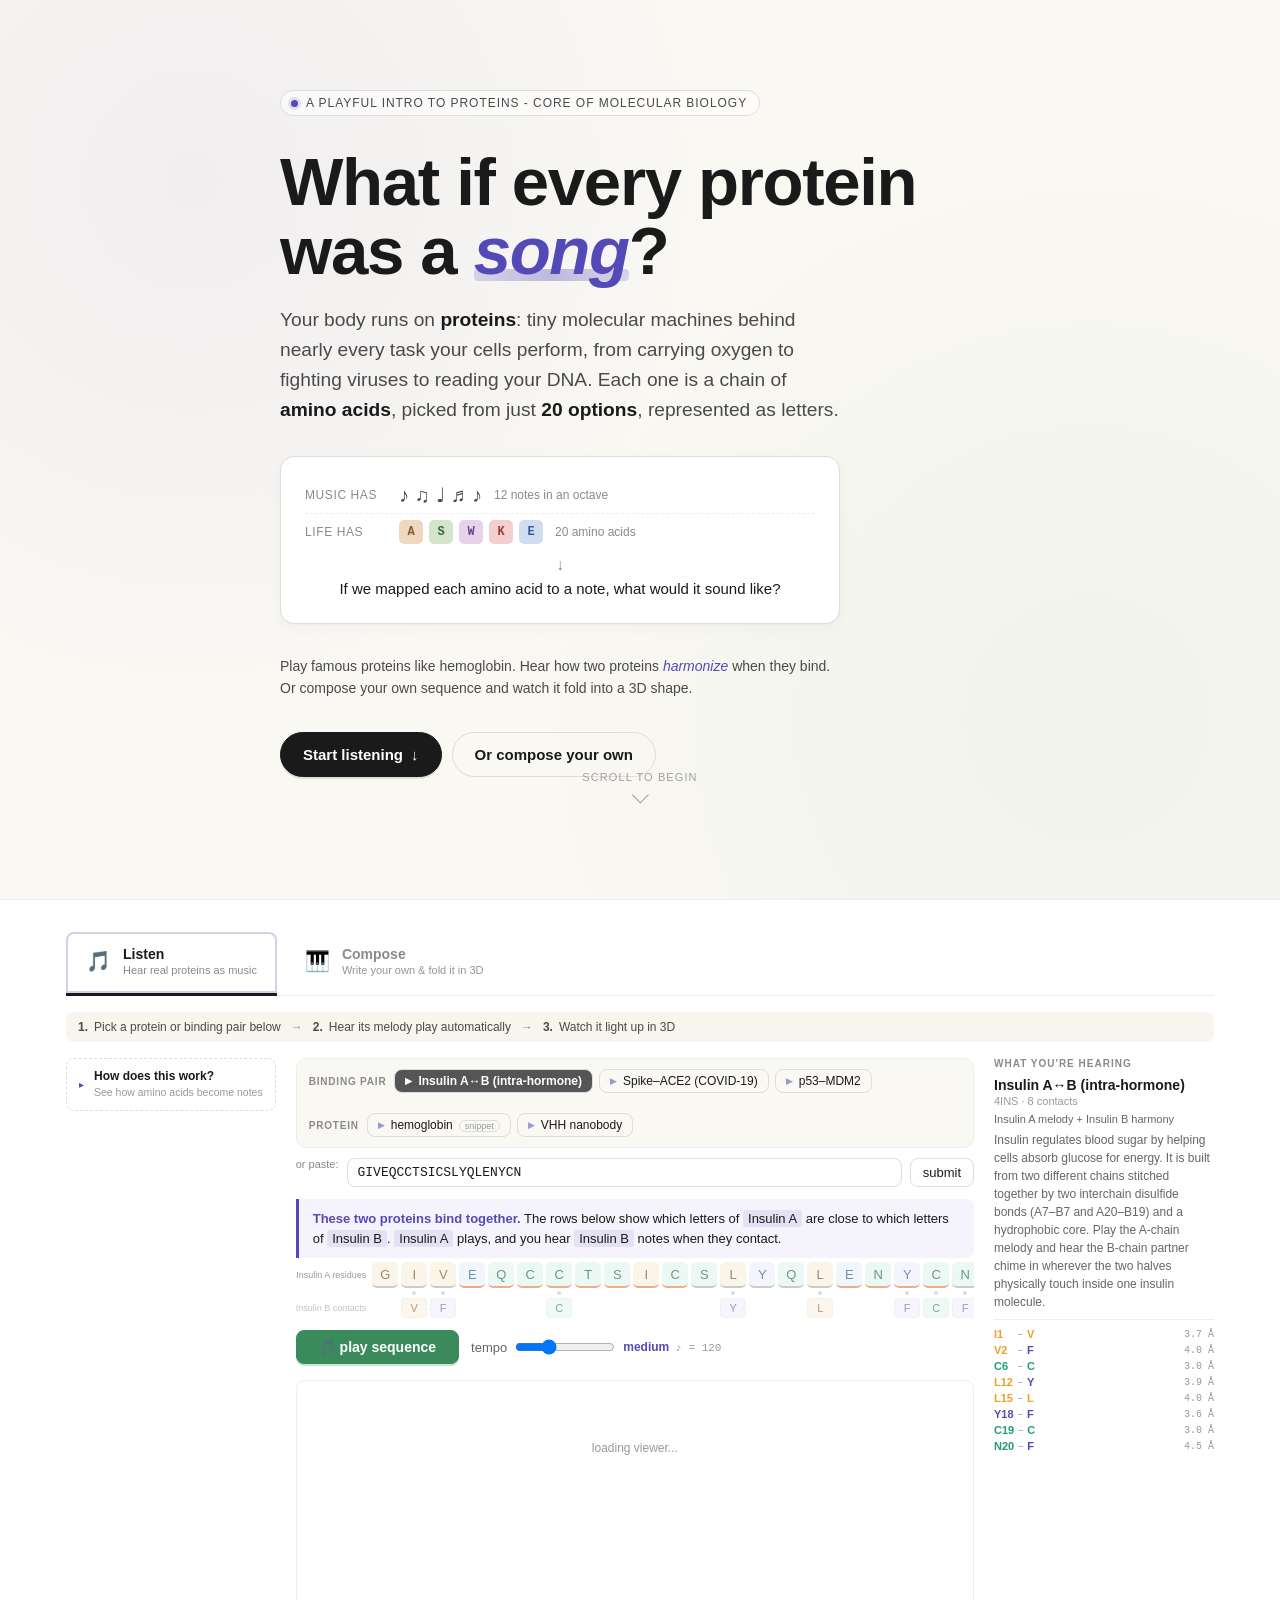
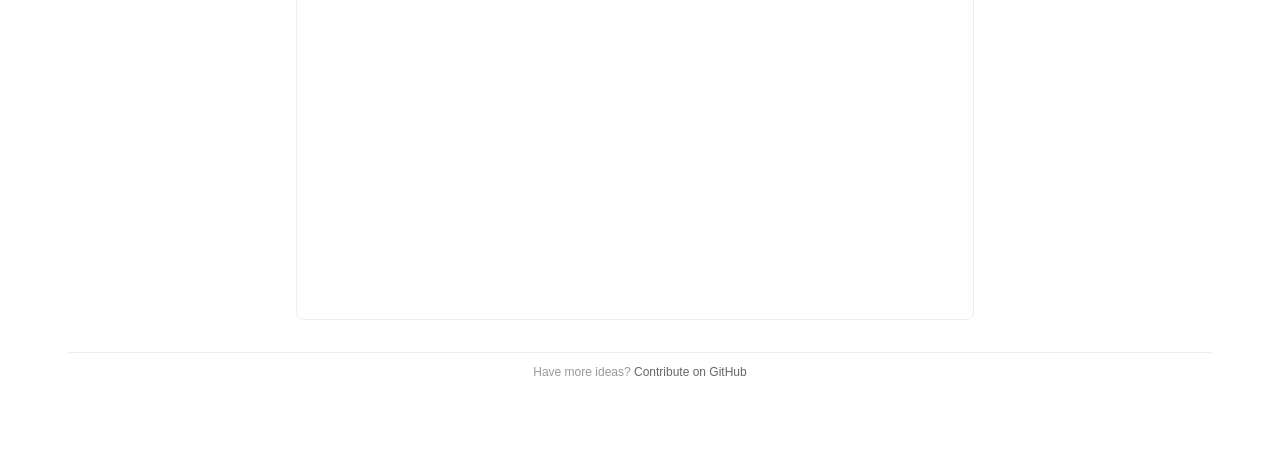
<file: index.html>
<!DOCTYPE html>
<html lang="en">
<head>
<meta charset="UTF-8"/>
<meta name="viewport" content="width=device-width, initial-scale=1.0"/>
<title>Protein Piano: play and hear any protein sequence as music</title>
<meta name="description" content="Turn any protein amino acid sequence into music. The protein piano maps all 20 amino acids to notes so you can play, compose, and hear what proteins sound like."/>
<meta property="og:title" content="Protein Piano: play and hear any protein sequence as music"/>
<meta property="og:description" content="Turn any protein amino acid sequence into music. Maps all 20 amino acids to notes so you can play, compose, and hear what proteins sound like."/>
<meta property="og:type" content="website"/>
<meta name="twitter:card" content="summary"/>
<meta name="twitter:title" content="Protein Piano: play and hear any protein sequence as music"/>
<meta name="twitter:description" content="Turn any protein amino acid sequence into music. Maps all 20 amino acids to notes so you can play, compose, and hear what proteins sound like."/>
<link rel="icon" type="image/svg+xml" href="favicon.svg"/>
<link rel="apple-touch-icon" href="apple-touch-icon.svg"/>
<link rel="stylesheet" href="styles.css"/>
<link rel="stylesheet" href="hero.css"/>
<script src="https://3Dmol.org/build/3Dmol-min.js" defer></script>
<script>
/* v2: don't request Web MIDI at all. Keeps the console quiet AND avoids the
   browser permission surface for users who don't have a MIDI keyboard.
   (The app will still accept MIDI if the user explicitly enables it elsewhere,
   but by default we short-circuit with an empty access object.) */
(function() {
  if (!navigator.requestMIDIAccess) return;
  navigator.requestMIDIAccess = function() {
    return Promise.resolve({ inputs: new Map(), outputs: new Map(), onstatechange: null });
  };
})();
</script>
</head>
<body>

<!-- ─────────────────────────────  HERO  ───────────────────────────── -->
<section class="hero" id="hero">
  <div class="hero-inner">
    <div class="hero-eyebrow">
      <span class="hero-dot"></span>
      A playful intro to proteins - core of molecular biology
    </div>

    <h1 class="hero-title">
      What if every protein <br/>
      was a <span class="hero-accent">song</span>?
    </h1>

    <p class="hero-lede">
      Your body runs on <strong>proteins</strong>: tiny molecular machines
      behind nearly every task your cells perform, from carrying oxygen to
      fighting viruses to reading your DNA. Each one is a chain of
      <strong>amino acids</strong>, picked from just
      <strong>20 options</strong>, represented as letters.
    </p>

    <div class="hero-analogy">
      <div class="hero-analogy-row">
        <span class="hero-analogy-label">Music has</span>
        <span class="hero-notes">
          <span>♪</span><span>♫</span><span>♩</span><span>♬</span><span>♪</span>
          <em>12 notes in an octave</em>
        </span>
      </div>
      <div class="hero-analogy-row">
        <span class="hero-analogy-label">Life has</span>
        <span class="hero-aas">
          <span style="background:#EFD8C0;color:#8B5A2B">A</span>
          <span style="background:#D5E5CC;color:#3A6B35">S</span>
          <span style="background:#E6D3EA;color:#6B3F8E">W</span>
          <span style="background:#F4CFCF;color:#A03838">K</span>
          <span style="background:#D0DCEF;color:#355A8C">E</span>
          <em>20 amino acids</em>
        </span>
      </div>
      <div class="hero-arrow">↓</div>
      <p class="hero-analogy-punch">
        If we mapped each amino acid to a note,
        what would it sound like?
      </p>
    </div>

    <p class="hero-sub">
      Play famous proteins like hemoglobin. Hear how two proteins
      <em>harmonize</em> when they bind. Or compose your own sequence and
      watch it fold into a 3D shape.
    </p>

    <div class="hero-cta-row">
      <button class="hero-cta" onclick="scrollToApp()">
        <span>Start listening</span>
        <span class="hero-cta-arrow">↓</span>
      </button>
      <button class="hero-cta hero-cta-alt" onclick="scrollToApp('compose')">
        <span>Or compose your own</span>
      </button>
    </div>

    <div class="hero-scroll-hint" onclick="scrollToApp()">
      <span>scroll to begin</span>
      <div class="hero-scroll-chevron"></div>
    </div>
  </div>
</section>

<!-- ─────────────────────────────  APP  ───────────────────────────── -->
<main class="app-wrap" id="app">

  <!-- Mode switcher (replaces the old in-controls 'compose mode' button) -->
  <nav class="mode-tabs" role="tablist" aria-label="Mode">
    <button class="mode-tab active" id="tabListen" role="tab" aria-selected="true" onclick="switchTab('listen')">
      <span class="mode-tab-icon">🎵</span>
      <span class="mode-tab-label">
        <span class="mode-tab-title">Listen</span>
        <span class="mode-tab-sub">Hear real proteins as music</span>
      </span>
    </button>
    <button class="mode-tab" id="tabCompose" role="tab" aria-selected="false" onclick="switchTab('compose')">
      <span class="mode-tab-icon">🎹</span>
      <span class="mode-tab-label">
        <span class="mode-tab-title">Compose</span>
        <span class="mode-tab-sub">Write your own &amp; fold it in 3D</span>
      </span>
    </button>
  </nav>

  <!-- Per-mode helper strip -->
  <div class="mode-help" id="modeHelp">
    <span class="mode-help-step"><b>1.</b> Pick a protein below</span>
    <span class="mode-help-sep">→</span>
    <span class="mode-help-step"><b>2.</b> Press <kbd>play sequence</kbd></span>
    <span class="mode-help-sep">→</span>
    <span class="mode-help-step"><b>3.</b> Watch it light up in 3D</span>
  </div>

<div class="pmp">
<!-- LEFT: mapping panel (collapsed by default for non-expert users) -->
<div class="mapping-panel mapping-panel-collapsed" id="mappingPanel">
  <button class="mapping-disclosure" id="mappingDisclosure" onclick="toggleMappingPanel()" aria-expanded="false">
    <span class="mapping-disclosure-icon">▸</span>
    <span class="mapping-disclosure-label">
      <span class="mapping-disclosure-title">How does this work?</span>
      <span class="mapping-disclosure-sub">See how amino acids become notes</span>
    </span>
  </button>
  <div class="mapping-panel-content" id="mappingPanelContent">
    <div class="panel-label">Key mapping</div>
    <div class="presets" id="mappingBtns"></div>
    <p style="font-size:11px;color:var(--color-text-tertiary);margin:2px 0 8px;font-style:italic">Note assignments are an artistic choice; no physical law links amino acids to musical pitches.</p>
    <div class="legend" id="legend"></div>
    <div class="detail-toggle" id="detailToggle" onclick="toggleDetails()">show all 20 mappings</div>
    <div id="panelRef" style="display:none"></div>
  </div>
</div>

<!-- CENTER: main panel -->
<div class="main-panel">

  <!-- LISTEN-mode pickers (shown in listen mode) -->
  <div class="listen-pickers" id="listenPickers">
    <div id="harmonyWrap" class="examples-group">
      <span class="examples-label">binding pair</span>
      <div class="presets" id="harmonyBtns"></div>
    </div>
    <div class="examples-group">
      <span class="examples-label">protein</span>
      <div class="presets" id="presets"></div>
    </div>
  </div>

  <div class="seq-input-row" id="seqInputRow">
    <span class="seq-input-hint">or paste:</span>
    <input type="text" id="seqInput" placeholder="e.g. MVHLTPEEKSAVTALWGKVNV..." maxlength="300" oninput="onSeqInput()" onkeydown="if(event.key==='Enter')loadAndPlay()"/>
    <button type="button" onclick="loadAndPlay()">submit</button>
  </div>

  <div id="bindingCaption" class="binding-caption" style="display:none"></div>

  <div class="seq-mel-wrap">
    <div class="seq-row-labels" id="seqRowLabels"></div>
    <div class="seq-mel" id="seqMel"></div>
  </div>

  <div class="controls">
    <button class="play-btn" id="playBtn" onclick="togglePlay()">🎵 play sequence</button>
    <!-- Original compose-mode button retained but hidden; tabs now control mode -->
    <button class="compose-btn" id="composeBtn" onclick="toggleCompose()" style="display:none">🎹 compose mode</button>
    <div class="tempo-row">
      <span>tempo</span>
      <input type="range" min="40" max="300" value="120" step="1" id="tempoSlider" style="width:100px" oninput="onTempoChange(this.value)"/>
      <span id="tempoOut" class="tempo-out" style="min-width:96px;font-weight:500;color:var(--color-text-primary)"><span class="tempo-word">medium</span> <span class="tempo-num">♪ = 120</span></span>
    </div>
  </div>

  <!-- Compose toolbar: revealed only after the first keypress (see body.has-compose-seq) -->
  <div class="compose-bar" id="composeBar" style="display:none">
    <span class="compose-label">composing</span>
    <span class="compose-count" id="composeCount">0 aa</span>
    <button class="compose-action compose-clear" onclick="clearCompose()">clear</button>
    <button class="compose-action" id="composePlayBtn" onclick="togglePlay()" disabled>▶ play</button>
    <button class="compose-action compose-back" id="backComposeBtn" onclick="backToComposing()" style="display:none">← back to composing</button>
    <button class="compose-fold" id="foldBtn" onclick="foldSequence()" disabled style="margin-left:auto">fold it!</button>
  </div>

  <!-- COMPOSE empty-state: visible before any keys pressed in compose mode -->
  <div class="compose-empty" id="composeEmpty" style="display:none">
    <div class="compose-empty-title">Compose a protein, note by note</div>
    <div class="compose-empty-body">
      <div class="compose-empty-step">
        <span class="compose-empty-num">1</span>
        <span><b>Press keys on the piano</b> (or your computer keyboard).
          Each key is an amino acid.</span>
      </div>
      <div class="compose-empty-step">
        <span class="compose-empty-num">2</span>
        <span><b>Follow the glowing keys</b> if you like: they suggest letters
          that are statistically likely to come next in real proteins.</span>
      </div>
      <div class="compose-empty-step">
        <span class="compose-empty-num">3</span>
        <span><b>Once you have 20+ letters</b>, hit <kbd>fold it!</kbd> to
          predict a 3D shape with an AI model (ESMFold).</span>
      </div>
    </div>
  </div>

  <div class="piano-area">
    <div class="compose-seq" id="composeSeq"></div>
    <div class="key-tooltip" id="keyTooltip"></div>
    <div class="piano-scroll"><div class="piano-wrap" id="pianoWrap"></div></div>
  </div>
  <div class="center-viewer" id="centerViewer"></div>
  <div class="kb-hint" id="kbHint"></div>
  <div class="aa-display" id="aaDisplay"></div>
  <span id="midiStatus" style="display:none;position:absolute;top:8px;right:12px;font-size:12px;color:var(--color-text-secondary);pointer-events:none"></span>
</div>

<!-- RIGHT: info panel -->
<div class="info-panel" id="infoPanel">
  <div class="panel-label">What you're hearing</div>
  <div id="infoPanelContent">
    <div class="info-panel-placeholder">Pick a protein to hear its melody.</div>
  </div>
</div>
</div>

<p class="footer-blurb">Have more ideas? <a href="https://github.com/tlingf/amino-acid-to-song" target="_blank" rel="noopener">Contribute on GitHub</a></p>
</main>

<script src="aa_mapping.js"></script>
<script src="aa_structures.js"></script>
<script src="aa_bigrams.js"></script>
<script src="pdb_data.js"></script>
<script src="player.js"></script>
<script src="shell.js"></script>
</body>
</html>
</file>
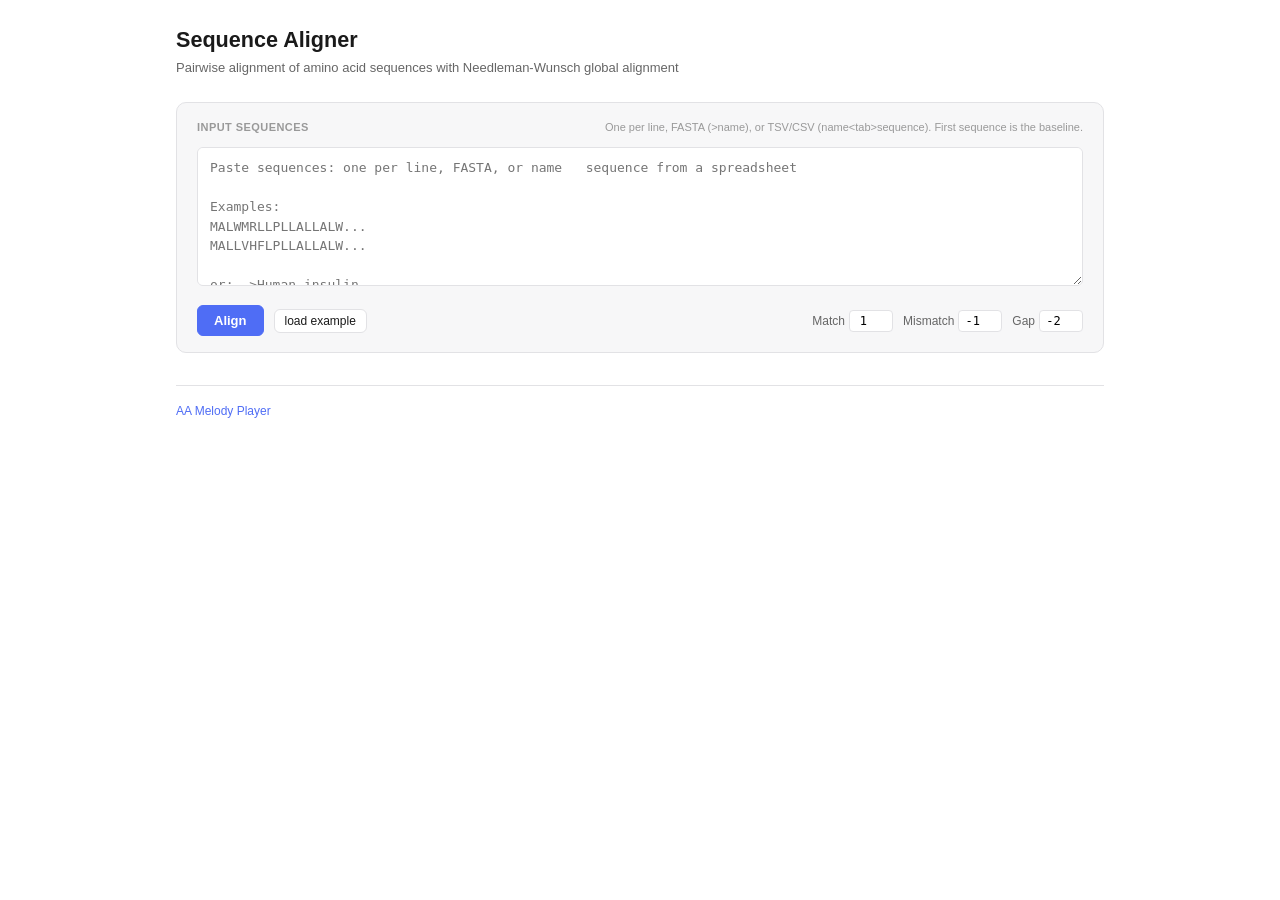
<file: align.html>
<!DOCTYPE html>
<html lang="en">
<head>
<meta charset="UTF-8"/>
<meta name="viewport" content="width=device-width, initial-scale=1.0"/>
<title>Sequence Aligner</title>
<link rel="stylesheet" href="align.css"/>
</head>
<body>
<header>
  <h1>Sequence Aligner</h1>
  <p class="subtitle">Pairwise alignment of amino acid sequences with Needleman-Wunsch global alignment</p>
</header>

<main>
  <section class="input-section">
    <div class="input-header">
      <span class="section-label">Input Sequences</span>
      <span class="section-hint">One per line, FASTA (&gt;name), or TSV/CSV (name&lt;tab&gt;sequence). First sequence is the baseline.</span>
    </div>
    <textarea id="seqInput" class="seq-textarea" rows="6" placeholder="Paste sequences: one per line, FASTA, or name&#9;sequence from a spreadsheet&#10;&#10;Examples:&#10;MALWMRLLPLLALLALW...&#10;MALLVHFLPLLALLALW...&#10;&#10;or:  >Human insulin&#10;     MALWMRLLPLLALLALW..."></textarea>
    <div class="action-row">
      <button class="btn btn-primary" id="alignBtn">Align</button>
      <button class="btn btn-sm" id="exampleBtn">load example</button>
      <div class="scoring-controls">
        <label>Match <input type="number" id="matchScore" value="1" min="0" max="10" step="1"/></label>
        <label>Mismatch <input type="number" id="mismatchScore" value="-1" min="-10" max="0" step="1"/></label>
        <label>Gap <input type="number" id="gapScore" value="-2" min="-10" max="0" step="1"/></label>
      </div>
    </div>
  </section>

  <section class="results-section" id="results" style="display:none">
    <div class="results-header">
      <span class="section-label">Results</span>
      <span class="section-hint">Seq 1 is the baseline</span>
      <div class="view-toggle">
        <button data-mode="full" class="active" onclick="setViewMode('full')">Full</button>
        <button data-mode="compact" onclick="setViewMode('compact')">Compact</button>
      </div>
    </div>
    <div id="lengths" class="lengths-bar"></div>
    <div id="statsGrid"></div>
    <div id="alignments"></div>
  </section>
</main>

<footer>
  <a href="index.html">AA Melody Player</a>
</footer>

<script src="align.js"></script>
</body>
</html>
</file>
<file: styles.css>
:root {
  --font-sans: -apple-system, BlinkMacSystemFont, 'Segoe UI', Roboto, sans-serif;
  --font-mono: 'SF Mono', 'Fira Code', 'Fira Mono', 'Roboto Mono', monospace;
  --color-text-primary: #1a1a1a;
  --color-text-secondary: #666;
  --color-text-tertiary: #999;
  --color-background-primary: #fff;
  --color-background-secondary: #f5f5f5;
  --color-border-primary: #1a1a1a;
  --color-border-secondary: #ddd;
  --color-border-tertiary: #eee;
  --border-radius-md: 8px;
}

* { box-sizing: border-box; margin: 0; padding: 0 }

body {
  font-family: var(--font-sans);
  max-width: 1100px;
  margin: 0.75rem auto;
  padding: 0 0.5rem;
  background: var(--color-background-primary);
  color: var(--color-text-primary);
}
body.compose-active .piano-area {
  background: #f4f0ff;
  border-radius: 8px;
  padding: 6px;
  margin: -6px;
}
body.compose-active .compose-bar {
  background: #eee8ff;
}

h1 { font-size: 1.6rem; font-weight: 600; margin-bottom: 0.25rem }
.h1-sub { font-size: 1.05rem; font-weight: 400; color: var(--color-text-secondary); margin-left: 0.5rem }
.blurb { font-size: 15px; color: var(--color-text-secondary); line-height: 1.5; margin-bottom: 0.25rem; max-width: 600px }
.blurb-accent { color: #6b7fa3 }

/* Layout */
.pmp { padding: 0.5rem 0; font-family: var(--font-sans); display: flex; gap: 20px }
.mapping-panel { flex-shrink: 0; width: 160px; overflow-y: auto; max-height: calc(100vh - 3rem) }
.mapping-panel .presets { flex-direction: column }
.main-panel { flex: 1; min-width: 0 }

/* Presets */
.presets { display: flex; gap: 6px; flex-wrap: wrap; margin-bottom: 0.5rem }
.presets button { font-size: 12px; padding: 4px 10px; border-radius: var(--border-radius-md); border: 0.5px solid var(--color-border-secondary); background: transparent; color: var(--color-text-primary); cursor: pointer }
.presets button.active { background: #555; color: #fff; font-weight: 600 }
.presets button .map-name { display: block }
.presets button .map-sub { display: block; font-size: 10px; font-weight: 400; color: var(--color-text-tertiary); margin-top: 1px }
.presets button.active .map-sub { color: #ddd }
.snippet-badge { display: inline-block; margin-left: 6px; padding: 0 5px; font-size: 9px; font-weight: 500; color: var(--color-text-tertiary); border: 0.5px solid var(--color-border-secondary); border-radius: 6px; vertical-align: middle }
.presets button.active .snippet-badge { color: #ddd; border-color: #888 }
.examples-row { display: flex; gap: 16px; flex-wrap: wrap; align-items: center; margin-bottom: 0.5rem }
.examples-group { display: flex; gap: 8px; align-items: center; flex-wrap: wrap }
.examples-group .presets { margin-bottom: 0 }
.examples-label { font-size: 11px; color: var(--color-text-tertiary); white-space: nowrap }

/* Sequence input */
.seq-input-row { display: flex; gap: 8px; margin-bottom: 0.75rem }
.seq-input-row input { flex: 1; padding: 6px 10px; font-size: 13px; border: 0.5px solid var(--color-border-secondary); border-radius: var(--border-radius-md); background: var(--color-background-primary); color: var(--color-text-primary); font-family: var(--font-mono) }
.seq-input-row button { padding: 6px 12px; border-radius: var(--border-radius-md); border: 0.5px solid var(--color-border-secondary); background: transparent; color: var(--color-text-primary); cursor: pointer; font-size: 13px }

/* Sequence + melody visualization */
.binding-caption { font-size: 11px; color: var(--color-text-secondary); margin-bottom: 4px; padding: 3px 8px; background: #f5f3ff; border-left: 2px solid #534AB7; border-radius: 3px }
.binding-caption strong { color: #534AB7; font-weight: 600 }
.seq-mel-wrap { display: flex; min-width: 0; flex: 1 }
.seq-row-labels { flex-shrink: 0; display: flex; flex-direction: column; align-items: flex-end; gap: 2px; padding-right: 6px; font-size: 9px; color: var(--color-text-tertiary); line-height: 1 }
.seq-row-labels:empty { display: none }
.seq-row-label { height: 26px; display: flex; align-items: center; white-space: nowrap }
.seq-row-label-partner { height: 20px; display: flex; align-items: center; white-space: nowrap; opacity: 0.6 }
.seq-row-label-dot { height: 6px }
.seq-mel { display: flex; flex-wrap: nowrap; gap: 3px; overflow-x: auto; padding-bottom: 4px; min-width: 0; flex: 1 }
.seq-unit { display: flex; flex-direction: column; align-items: center; gap: 2px; width: 26px; flex-shrink: 0 }
.aa-badge { display: inline-flex; align-items: center; justify-content: center; width: 26px; height: 26px; border-radius: 5px; font-size: 13px; font-weight: 500; cursor: default; opacity: 0.6; transition: transform 0.1s, opacity 0.1s }
.aa-badge.active { transform: scale(1.35); opacity: 1; box-shadow: 0 0 0 2px var(--color-border-primary) }
.aa-badge.hydrophobic { border-bottom: 2.5px solid rgba(100, 140, 180, 0.55) }
.aa-badge.hydrophobic.active { border-bottom-color: rgba(100, 140, 180, 0.85) }

/* Controls */
.controls { display: flex; align-items: center; gap: 12px; margin: 0.5rem 0 1rem; flex-wrap: wrap }
.play-btn { padding: 6px 18px; border-radius: var(--border-radius-md); border: 1px solid #3a8a5c; background: #3a8a5c; color: #fff; cursor: pointer; font-size: 14px; font-weight: 600 }
.play-btn:hover { opacity: 0.85 }
.tempo-row { display: flex; align-items: center; gap: 8px; font-size: 13px; color: var(--color-text-secondary) }
.info-bar { padding: 8px 12px; border: 0.5px solid var(--color-border-tertiary); border-radius: var(--border-radius-md); font-size: 13px; color: var(--color-text-secondary); min-height: 36px; display: flex; align-items: center; gap: 8px; margin-bottom: 0.75rem }

/* Melody bars */
.mbar { width: 26px; border-radius: 2px 2px 0 0; opacity: 0.3; cursor: pointer; transition: opacity 0.08s }
.mbar.active { opacity: 1 }
.mbar:hover { opacity: 0.65 }

/* Piano */
.piano-area { position: relative }
.piano-scroll { overflow-x: auto; padding: 4px 0 }
.piano-wrap { position: relative; width: 576px; height: 180px; margin: 0 auto }
.wkey { position: absolute; bottom: 0; border: 0.5px solid var(--color-border-secondary); border-radius: 0 0 5px 5px; cursor: pointer; display: flex; flex-direction: column; align-items: center; justify-content: flex-end; padding-bottom: 5px; transition: filter 0.1s }
.bkey { position: absolute; top: 0; border-radius: 0 0 4px 4px; cursor: pointer; display: flex; flex-direction: column; align-items: center; justify-content: flex-end; padding-bottom: 4px; z-index: 2; transition: filter 0.1s }
.wkey:hover, .bkey:hover { filter: brightness(0.88) }
.wkey.lit { filter: brightness(0.75) }
.bkey.lit { filter: brightness(1.35) }
.wkey.hydrophobic { border-bottom: 3px solid rgba(100, 140, 180, 0.45) }
.bkey.hydrophobic { box-shadow: inset 0 -3px 0 rgba(140, 180, 220, 0.5) }
.klabel { font-size: 11px; font-weight: 600; line-height: 1.1; text-align: center; pointer-events: none }
.klabel-sub { font-size: 9px; font-weight: 400; opacity: 0.7; line-height: 1; margin-top: 1px; pointer-events: none }
.klabel-pair { font-size: 13px; font-weight: 600; line-height: 1.1; text-align: center; pointer-events: none }
.klabel-pair-sep { opacity: 0.4; margin: 0 1px; font-weight: 400 }
.klabel-note { font-size: 8px; opacity: 0.55; line-height: 1 }
.bkey-disabled { pointer-events: none }
.key-struct { opacity: 0.55; pointer-events: none; margin-bottom: 2px; line-height: 0 }
.key-struct-pair { display: flex; flex-direction: column; align-items: center; gap: 0; pointer-events: none; opacity: 0.55 }
.key-struct-pair .key-struct { margin-bottom: 0; opacity: 1 }
.key-struct svg .bond { stroke: currentColor; stroke-width: 1.5 }
.key-struct svg circle { fill: currentColor }
.key-struct svg .atom-N { fill: #2563eb }
.key-struct svg .atom-O { fill: #dc2626 }
.key-struct svg .atom-S { fill: #ca8a04 }
.bkey .key-struct { opacity: 0.6 }
[data-group="aro"] .key-struct { opacity: 0.8 }
[data-group="aro"] .key-struct svg .bond { stroke-width: 2.5 }
.key-struct span { font-size: 7px; opacity: 0.6 }
.key-tooltip { position: absolute; bottom: 194px; left: 50%; transform: translateX(-50%); background: var(--color-background-primary); border: 0.5px solid var(--color-border-secondary); border-radius: var(--border-radius-md); padding: 5px 10px; font-size: 12px; white-space: nowrap; pointer-events: none; display: none; z-index: 10; color: var(--color-text-primary); box-shadow: none }
.key-tooltip span { color: var(--color-text-secondary); margin-left: 4px; font-size: 11px }


/* SS coloring on sequence badges */
.aa-badge.ss-H { border-bottom: 2px solid #e07a3a }
.aa-badge.ss-E { border-bottom: 2px solid #3a7ae0 }
.aa-badge.ss-C { border-bottom: 2px solid #aaa }

/* Pentatonic piano */
.pent-key { border-radius: 0 0 5px 5px }
.pent-key .key-struct { opacity: 0.45 }
.pent-key .key-struct svg .bond { stroke-width: 1.5 }
.pent-key.lit { filter: brightness(0.75) }
.pent-oct { position: absolute; top: 4px; font-size: 8px; opacity: 0.4; pointer-events: none; font-weight: 500 }

/* Keyboard hint */
.kb-hint { font-size: 11px; color: var(--color-text-tertiary); margin-top: 4px }

/* AA display cards */
.aa-display { display: flex; gap: 10px; flex-wrap: wrap; margin-bottom: 0.75rem }
.aa-card { display: flex; flex-direction: column; align-items: center; gap: 4px; padding: 8px 12px; border: 0.5px solid var(--color-border-tertiary); border-radius: var(--border-radius-md); background: var(--color-background-secondary); min-width: 140px }
.aa-card-name { font-size: 14px; font-weight: 600; color: var(--color-text-primary) }
.aa-card-code { font-size: 11px; color: var(--color-text-tertiary) }
.aa-card-blurb { font-size: 11px; color: var(--color-text-secondary); max-width: 200px; text-align: center; line-height: 1.3 }
.aa-card svg { display: block }
.aa-card svg text { font-family: var(--font-sans); fill: var(--color-text-primary) }
.aa-card svg .bond { stroke: var(--color-text-secondary); stroke-width: 1.5; fill: none }
.aa-card svg .atom { font-size: 10px; text-anchor: middle; dominant-baseline: central }
.aa-card svg .atom-N { fill: #2563eb }
.aa-card svg .atom-O { fill: #dc2626 }
.aa-card svg .atom-S { fill: #ca8a04 }

/* Legend + side panel */
.legend { display: flex; flex-direction: column; gap: 4px; font-size: 11px; color: var(--color-text-secondary); margin-top: 0.5rem }
.leg { display: flex; align-items: flex-start; gap: 5px }
.leg-dot { width: 9px; height: 9px; border-radius: 50%; flex-shrink: 0; margin-top: 3px }
.leg-role { font-size: 9px; color: var(--color-text-tertiary); margin-top: -1px }
.detail-toggle { font-size: 11px; color: var(--color-text-tertiary); cursor: pointer; margin-top: 0.5rem; text-decoration: underline; text-decoration-style: dotted }
.detail-toggle:hover { color: var(--color-text-secondary) }
.panel-ref { font-size: 10px; line-height: 1.5; color: var(--color-text-secondary); margin-top: 0.5rem }
.panel-ref-row { display: flex; align-items: center; gap: 6px; padding: 2px 0; border-bottom: 0.5px solid var(--color-border-tertiary) }
.panel-ref-aa { font-weight: 600; min-width: 14px }
.panel-ref-name { flex: 1; color: var(--color-text-tertiary) }
.panel-ref-note { font-family: var(--font-mono); color: var(--color-text-tertiary); font-size: 9px }
.panel-ref-svg { flex-shrink: 0 }
.panel-ref svg text { font-family: var(--font-sans); fill: var(--color-text-primary) }
.panel-ref svg .bond { stroke: var(--color-text-secondary); stroke-width: 1.5; fill: none }
.panel-ref svg .atom { font-size: 10px; text-anchor: middle; dominant-baseline: central }
.panel-ref svg .atom-N { fill: #2563eb }
.panel-ref svg .atom-O { fill: #dc2626 }
.panel-ref svg .atom-S { fill: #ca8a04 }

/* Harmony: partner badges + contact dots */
.partner-badge { display: inline-flex; align-items: center; justify-content: center; width: 26px; height: 20px; border-radius: 4px; font-size: 11px; font-weight: 500; opacity: 0.5; transition: transform 0.1s, opacity 0.1s; border: 1px dashed var(--color-border-secondary) }
.partner-badge.active { transform: scale(1.25); opacity: 1; border-style: solid }
.contact-dot { width: 4px; height: 4px; border-radius: 50%; background: var(--color-border-secondary); margin: 1px auto }
.contact-dot.active { background: var(--color-text-primary) }
.chain-labels { display: flex; gap: 3px; margin-bottom: 2px; font-size: 10px; color: var(--color-text-tertiary) }
.chain-label { padding: 2px 6px; border-radius: 3px; background: var(--color-background-secondary) }

/* Right info panel */
.info-panel { flex-shrink: 0; width: 220px; overflow-y: auto; max-height: calc(100vh - 3rem); font-size: 12px }
.info-panel-img { width: 100%; border-radius: var(--border-radius-md); border: 0.5px solid var(--color-border-tertiary); margin-bottom: 8px }
.pdb-viewer { width: 100%; height: 260px; border-radius: var(--border-radius-md); border: 0.5px solid var(--color-border-tertiary); overflow: hidden; margin-bottom: 8px; position: relative }
.pdb-viewer-loading { text-align: center; padding: 60px 10px; color: var(--color-text-tertiary); font-size: 12px }
.view-style-bar { position: absolute; top: 6px; right: 6px; z-index: 10; display: flex; gap: 2px; background: rgba(255,255,255,0.7); border-radius: 7px; backdrop-filter: blur(4px); border: 0.5px solid var(--color-border-tertiary); overflow: hidden }
.view-style-btn { background: none; border: none; padding: 5px 11px; font-size: 12px; color: var(--color-text-tertiary); cursor: pointer; transition: all 0.15s }
.view-style-btn:hover { color: var(--color-text-primary); background: rgba(255,255,255,0.5) }
.view-style-btn.active { color: var(--color-text-primary); font-weight: 600; background: rgba(255,255,255,0.9) }
.info-panel-title { font-size: 14px; font-weight: 600; color: var(--color-text-primary); margin-bottom: 2px }
.info-panel-subtitle { font-size: 11px; color: var(--color-text-tertiary); margin-bottom: 6px }
.info-panel-stats { font-size: 11px; color: var(--color-text-secondary); margin-bottom: 6px }
.info-panel-desc { font-size: 12px; line-height: 1.5; color: var(--color-text-secondary); margin-bottom: 8px }
.info-panel-placeholder { color: var(--color-text-tertiary); font-size: 12px; font-style: italic }
.info-panel-contacts { margin-top: 6px; border-top: 0.5px solid var(--color-border-tertiary); padding-top: 6px }
.info-panel-contact-row { display: flex; align-items: center; gap: 4px; padding: 2px 0; font-size: 11px }
.info-panel-contact-aa { font-weight: 600; min-width: 20px }
.info-panel-contact-dash { color: var(--color-text-tertiary); font-size: 9px }
.info-panel-contact-dist { margin-left: auto; font-size: 10px; color: var(--color-text-tertiary); font-family: var(--font-mono) }
.footer-blurb { position: fixed; bottom: 6px; right: 8px; font-size: 11px; color: var(--color-text-tertiary); margin: 0; padding: 4px 8px; background: rgba(255,255,255,0.85); border-radius: 4px; z-index: 20 }
.footer-blurb a { color: var(--color-text-secondary); text-decoration: none }
.footer-blurb a:hover { text-decoration: underline }

/* Composition mode */
.compose-btn { padding: 6px 18px; border-radius: var(--border-radius-md); border: 1.5px solid #534AB7; background: #f0eeff; color: #534AB7; cursor: pointer; font-size: 14px; font-weight: 600 }
.compose-btn:hover { opacity: 0.85 }
.compose-btn.active { background: #534AB7; color: #fff }

.compose-bar { display: flex; align-items: center; gap: 8px; padding: 6px 10px; border: 0.5px solid #534AB7; border-radius: var(--border-radius-md); font-size: 12px; color: var(--color-text-secondary); margin-bottom: 0.5rem }
.compose-label { font-weight: 600; color: #534AB7; font-size: 11px; text-transform: uppercase; letter-spacing: 0.5px }
.compose-count { font-family: var(--font-mono); font-size: 12px; color: var(--color-text-primary) }
.compose-action { padding: 3px 8px; border-radius: 4px; border: 0.5px solid var(--color-border-secondary); background: transparent; color: var(--color-text-secondary); cursor: pointer; font-size: 11px }
.compose-action:hover { background: var(--color-background-secondary) }
.compose-fold { padding: 5px 14px; border-radius: 5px; border: 1px solid #534AB7; background: #534AB7; color: #fff; cursor: pointer; font-size: 13px; font-weight: 600; margin-left: 0 }
.compose-fold:hover { opacity: 0.85 }
.compose-fold:disabled { opacity: 0.4; cursor: default }
.compose-play-folded { background: #3a8a5c !important; border-color: #3a8a5c !important; animation: foldedPlayPulse 2s ease-in-out infinite }
.compose-play-folded:hover { opacity: 0.85 }
@keyframes foldedPlayPulse { 0%, 100% { box-shadow: 0 0 0 0 rgba(58,138,92,0.4) } 50% { box-shadow: 0 0 12px 4px rgba(58,138,92,0.3) } }

.compose-seq { display: flex; gap: 2px; overflow-x: auto; padding: 4px 0; min-height: 0 }
.compose-seq:empty { display: none }
.compose-seq .cbadge { display: inline-flex; align-items: center; justify-content: center; width: 22px; height: 22px; border-radius: 4px; font-size: 11px; font-weight: 600; flex-shrink: 0 }
.compose-seq .cbadge.active { transform: scale(1.35); opacity: 1; box-shadow: 0 0 0 2px var(--color-border-primary) }

.wkey.suggested { box-shadow: 0 0 12px 3px var(--suggest-color, #534AB7); z-index: 1; animation: suggestPulse 1.5s ease-in-out infinite }
.bkey.suggested { box-shadow: 0 0 10px 2px var(--suggest-color, #534AB7); animation: suggestPulse 1.5s ease-in-out infinite }
@keyframes suggestPulse { 0%, 100% { filter: brightness(1); } 50% { filter: brightness(0.92); } }
.wkey.suggested.lit { filter: brightness(0.65); box-shadow: 0 0 18px 6px var(--suggest-color, #534AB7); animation: none }
.bkey.suggested.lit { filter: brightness(1.5); box-shadow: 0 0 16px 5px var(--suggest-color, #534AB7); animation: none }

.match-list { margin-top: 8px }
.match-row { display: flex; align-items: center; gap: 6px; padding: 5px 6px; border-radius: 5px; cursor: pointer; font-size: 11px; color: var(--color-text-secondary); transition: background 0.1s }
.match-row:hover { background: var(--color-background-secondary) }
.match-row.active { background: #f0f4fa; font-weight: 500 }
.match-identity { font-family: var(--font-mono); font-size: 10px; color: var(--color-text-tertiary); min-width: 36px }
.match-name { flex: 1; overflow: hidden; text-overflow: ellipsis; white-space: nowrap }
.match-organism { font-size: 10px; color: var(--color-text-tertiary); font-style: italic }
.match-play-btn { padding: 4px 10px; border-radius: 5px; border: 1px solid #3a8a5c; background: #3a8a5c; color: #fff; cursor: pointer; font-size: 11px; font-weight: 500; margin-top: 6px }
.match-play-btn:hover { opacity: 0.85 }
.fold-viewer { width: 100%; height: 300px; border-radius: var(--border-radius-md); border: 0.5px solid var(--color-border-tertiary); overflow: hidden; position: relative }
.fold-attribution { text-align: center; font-size: 10px; color: var(--color-text-tertiary); margin-top: 6px; line-height: 1.3 }
.fold-attribution a { color: var(--color-text-tertiary); text-decoration: underline }
.fold-status { font-size: 11px; color: var(--color-text-tertiary); margin: 4px 0 }
.fold-loading { text-align: center; padding: 40px 10px; color: var(--color-text-tertiary); font-size: 12px }
.fold-error { font-size: 11px; color: #dc2626; margin: 4px 0; line-height: 1.4 }

/* Center viewer: 3D structure moves into the piano slot; right info-panel keeps its width */
.compose-back { border-color: #534AB7 !important; color: #534AB7 !important }
.center-viewer { display: none }
body.center-view .piano-scroll,
body.center-view .key-tooltip,
body.center-view .kb-hint,
body.center-view .aa-display { display: none }
body.center-view .center-viewer { display: block }
body.center-view .center-viewer .fold-viewer,
body.center-view .center-viewer .pdb-viewer { height: 60vh; min-height: 380px; margin-bottom: 0 }

/* ── Mobile ── */
.mobile-toggle { display: none }

@media (max-width: 600px) {
  body { padding: 0 0.75rem; margin: 0.5rem auto }
  h1 { font-size: 1.1rem }
  .h1-sub { display: block; margin-left: 0; font-size: 0.8rem }
  .blurb { font-size: 12px }

  /* Stack layout */
  .pmp { flex-direction: column; gap: 10px }
  .mapping-panel { width: 100%; max-height: none; overflow-y: visible; order: 2 }
  .mapping-panel .presets { flex-direction: row }
  .info-panel { width: 100%; max-height: none; overflow-y: visible; order: 1 }

  /* Collapsible panels */
  .mobile-toggle { display: flex; align-items: center; gap: 6px; width: 100%; padding: 8px 0; border: none; background: none; font-size: 12px; font-weight: 600; color: var(--color-text-secondary); cursor: pointer; font-family: var(--font-sans) }
  .mobile-toggle::before { content: '\25B6'; font-size: 8px; transition: transform 0.15s }
  .mobile-toggle.open::before { transform: rotate(90deg) }
  .mapping-panel-body, .info-panel-body { display: none }
  .mapping-panel-body.open, .info-panel-body.open { display: block }

  /* Sequence badges */
  .seq-mel { gap: 2px }
  .seq-unit { width: 22px }
  .aa-badge { width: 22px; height: 22px; font-size: 11px; border-radius: 4px }
  .partner-badge { width: 22px; height: 18px; font-size: 10px }
  .mbar { width: 22px }

  /* Controls */
  .controls { gap: 8px }
  .play-btn, .compose-btn { font-size: 13px; padding: 8px 14px }
  .tempo-row input[type="range"] { width: 80px }

  /* Compose bar */
  .compose-bar { flex-wrap: wrap; gap: 6px }

  /* Piano - scaled by JS, prevent scroll */
  .piano-scroll { overflow-x: hidden }
  .piano-wrap { transform-origin: top left }

  /* Hide keyboard hint */
  .kb-hint { display: none }

  /* AA display cards - skip details on mobile */
  .aa-card { min-width: 100px; padding: 6px 8px }
  .aa-card-blurb, .aa-card svg { display: none }

  /* Info panel viewers */
  .pdb-viewer { height: 200px }
  .fold-viewer { height: 220px }

  /* Prevent iOS auto-zoom on input focus */
  .seq-input-row input { font-size: 16px }

  /* Footer - back to normal flow on mobile */
  .footer-blurb { position: static; background: none; padding: 0; font-size: 10px; text-align: right; margin: 1rem 0 0.5rem }
}

/* ============================================================
   UX improvements
   ============================================================ */

/* ---- Mapping panel: collapsible "How does this work?" ----- */
.mapping-panel.mapping-panel-collapsed {
  width: auto;
  min-width: 0;
  max-height: none;
  overflow: visible;
}
.mapping-panel.mapping-panel-collapsed .mapping-panel-content {
  display: none;
}
.mapping-panel:not(.mapping-panel-collapsed) {
  width: 200px;
}
.mapping-panel:not(.mapping-panel-collapsed) .mapping-disclosure-icon {
  transform: rotate(90deg);
}

.mapping-disclosure {
  display: flex;
  align-items: center;
  gap: 10px;
  width: 100%;
  padding: 10px 12px;
  background: transparent;
  border: 0.5px dashed var(--color-border-secondary);
  border-radius: var(--border-radius-md);
  cursor: pointer;
  text-align: left;
  transition: background 0.15s, border-color 0.15s;
  color: var(--color-text-secondary);
}
.mapping-disclosure:hover {
  background: var(--color-background-secondary);
  border-color: #534AB7;
  border-style: solid;
  color: var(--color-text-primary);
}
.mapping-disclosure-icon {
  font-size: 10px;
  color: #534AB7;
  transition: transform 0.15s;
  flex-shrink: 0;
}
.mapping-disclosure-label {
  display: flex;
  flex-direction: column;
  gap: 2px;
  line-height: 1.25;
}
.mapping-disclosure-title {
  font-size: 12px;
  font-weight: 600;
  color: var(--color-text-primary);
}
.mapping-disclosure-sub {
  font-size: 10.5px;
  color: var(--color-text-tertiary);
}
.mapping-panel-content {
  margin-top: 12px;
}

/* ---- Compose toolbar: progressive disclosure ---- */
/* When compose-active but no residues yet, show only the primary affordance
   (the piano + suggestions + onboarding card). Hide the toolbar clutter. */
body.compose-active:not(.has-compose-seq) .compose-bar {
  /* Keep mounted (JS references these buttons) but visually hide until first press */
  visibility: hidden;
  opacity: 0;
  transform: translateY(-4px);
  pointer-events: none;
  transition: opacity 0.2s, transform 0.2s;
  max-height: 0;
  padding: 0;
  border: 0;
  overflow: hidden;
  margin: 0;
}
body.compose-active.has-compose-seq .compose-bar {
  visibility: visible;
  opacity: 1;
  transform: none;
  pointer-events: auto;
  transition: opacity 0.25s, transform 0.25s;
  max-height: 200px;
}

/* ---- Folding progress state ---- */
.fold-progress {
  margin-top: 10px;
  padding: 14px 12px;
  background: linear-gradient(90deg, #f3f1fb 0%, #ede9f8 50%, #f3f1fb 100%);
  background-size: 200% 100%;
  animation: foldShimmer 2.2s linear infinite;
  border-radius: var(--border-radius-md);
  border: 0.5px solid #d9d2ee;
}
@keyframes foldShimmer {
  0% { background-position: 200% 0; }
  100% { background-position: -200% 0; }
}
.fold-progress-row {
  display: flex;
  align-items: center;
  gap: 10px;
  margin-bottom: 8px;
}
.fold-progress-spinner {
  width: 18px;
  height: 18px;
  border: 2px solid #d9d2ee;
  border-top-color: #534AB7;
  border-radius: 50%;
  animation: foldSpin 0.9s linear infinite;
  flex-shrink: 0;
}
@keyframes foldSpin { to { transform: rotate(360deg); } }
.fold-progress-title {
  font-size: 13px;
  font-weight: 600;
  color: var(--color-text-primary);
}
.fold-progress-body {
  font-size: 12.5px;
  color: var(--color-text-secondary);
  line-height: 1.55;
}
.fold-progress-body strong {
  color: #534AB7;
  font-weight: 600;
}
.fold-progress-aside {
  margin-top: 10px;
  padding-top: 8px;
  border-top: 0.5px dashed var(--color-border-tertiary);
  font-size: 11px;
  color: var(--color-text-tertiary);
  font-style: italic;
  transition: opacity 0.18s;
  min-height: 1.4em;
}

/* fold-it button: show intermediate "folding..." state */
.compose-fold.folding {
  background: #9690c9;
  border-color: #9690c9;
  cursor: wait;
  position: relative;
}
.compose-fold.folding::after {
  content: '';
  display: inline-block;
  width: 10px;
  height: 10px;
  margin-left: 6px;
  border: 1.5px solid rgba(255,255,255,0.5);
  border-top-color: #fff;
  border-radius: 50%;
  animation: foldSpin 0.8s linear infinite;
  vertical-align: -1px;
}

/* ---- MIDI status: only visible when device actually connected ---- */
/* Force-hide the default "access denied" / "no device" banner.
   shell.js re-shows it with .has-midi when a real device appears. */
#midiStatus { display: none !important; }
#midiStatus.has-midi { display: inline-block !important; }

/* ---- Auto-play affordance on presets ---- */
/* Make it visually clear that clicking a preset will start playback. */
#presets button::before,
#harmonyBtns button::before {
  content: '\25B6';
  display: inline-block;
  margin-right: 6px;
  font-size: 9px;
  color: #534AB7;
  opacity: 0.55;
  transform: translateY(-1px);
  transition: opacity 0.15s;
}
#presets button:hover::before,
#harmonyBtns button:hover::before {
  opacity: 1;
}
#presets button.active::before,
#harmonyBtns button.active::before {
  opacity: 1;
  color: #fff;
}

/* Mobile: keep mapping-panel collapsed chrome compact */
@media (max-width: 600px) {
  .mapping-panel:not(.mapping-panel-collapsed) { width: 100%; }
  .mapping-disclosure { padding: 8px 10px; }
}

/* ---- Tempo: human-friendly label ---- */
.tempo-out {
  display: inline-flex;
  align-items: baseline;
  gap: 6px;
  font-size: 12px;
}
.tempo-out .tempo-word {
  font-weight: 600;
  color: #534AB7;
  text-transform: lowercase;
  min-width: 44px;
  display: inline-block;
}
.tempo-out .tempo-num {
  font-family: var(--font-mono);
  font-size: 11px;
  color: var(--color-text-tertiary);
}

/* ---- Mode visual differentiation ---- */
/* Warm up the whole app when in Compose; keep Listen as it is. */
body.compose-mode .mode-help {
  background: #fbf5ed;
  border-color: #d7b891;
}
body.compose-mode .mode-help kbd,
body.compose-mode .mode-help b {
  color: #a35a14;
}

/* Compose pre-fold: hide playback chrome entirely, "fold it!" is the one
   primary action. Tempo and play reappear after folding (body.center-view). */
body.compose-mode:not(.center-view) .controls {
  display: none;
}
body.compose-mode:not(.center-view) #composePlayBtn {
  display: none;
}

/* Compose post-fold: make Clear visually prominent (destructive-ish action
   that gets the user back to an empty canvas quickly). */
body.compose-mode.center-view .compose-clear {
  background: #fef2f2;
  border-color: #e6b4b4;
  color: #a03838;
  font-weight: 500;
}
body.compose-mode.center-view .compose-clear:hover {
  background: #fde4e4;
  border-color: #d89090;
}
body.compose-mode .mode-help-step span[style*="color:#534AB7"] {
  /* "glowing" word inside the help strip: shift to warm accent */
  color: #c47018 !important;
}
/* Different ring on active compose tab */
.mode-tab.active#tabCompose {
  box-shadow: 0 0 0 2px #e5c79c inset;
}
.mode-tab.active#tabListen {
  box-shadow: 0 0 0 2px #d4d0ec inset;
}

/* ---- Binding pair: clearer plain-English caption ---- */
.binding-caption.friendly {
  background: #f5f3fb;
  border-left: 3px solid #534AB7;
  border-radius: 0 var(--border-radius-md) var(--border-radius-md) 0;
  padding: 10px 14px;
  font-size: 13px;
  line-height: 1.5;
  color: var(--color-text-primary);
}
.binding-caption.friendly strong {
  color: #534AB7;
}
.binding-caption.friendly em {
  font-style: normal;
  background: rgba(83, 74, 183, 0.1);
  padding: 1px 5px;
  border-radius: 3px;
  font-weight: 500;
}

/* ---- Footer positioning ---- */
/* Ensure the "Contribute on GitHub" line sits in normal flow, not overlapping. */
.footer-blurb {
  position: static !important;
  margin: 24px auto 16px;
  text-align: center;
  font-size: 12px;
  color: var(--color-text-tertiary);
  clear: both;
  padding-top: 12px;
  border-top: 0.5px solid var(--color-border-tertiary);
}

/* ---- Info panel placeholder: friendlier ---- */
.info-panel-placeholder {
  font-style: normal;
  color: var(--color-text-secondary);
  padding: 16px 4px;
  line-height: 1.5;
  font-size: 13px;
}
</file>
<file: hero.css>
/* ──────────────────────── Hero + shell styles ──────────────────────── */

:root {
  --accent-purple: #534AB7;
  --accent-green: #3a8a5c;
  --hero-bg: #faf8f3;
  --hero-ink: #1a1a1a;
  --hero-ink-soft: #4a4a4a;
  --hero-ink-faint: #8a8a8a;
}

html { scroll-behavior: smooth; }

body {
  /* App container widens; hero manages its own spacing */
  max-width: none;
  margin: 0;
  padding: 0;
  background: var(--color-background-primary);
}

/* ───── Hero ───── */
.hero {
  min-height: 100vh;
  background: var(--hero-bg);
  background-image:
    radial-gradient(circle at 15% 20%, rgba(83, 74, 183, 0.06) 0, transparent 40%),
    radial-gradient(circle at 85% 80%, rgba(58, 138, 92, 0.05) 0, transparent 45%);
  display: flex;
  align-items: center;
  justify-content: center;
  padding: 3rem 1.5rem 2rem;
  position: relative;
  overflow: hidden;
  border-bottom: 0.5px solid var(--color-border-tertiary);
}

.hero-inner {
  max-width: 720px;
  width: 100%;
  position: relative;
  z-index: 2;
}

.hero-eyebrow {
  display: inline-flex;
  align-items: center;
  gap: 8px;
  font-size: 12px;
  letter-spacing: 0.08em;
  text-transform: uppercase;
  color: var(--hero-ink-soft);
  font-weight: 500;
  padding: 5px 12px 5px 10px;
  border: 0.5px solid var(--color-border-secondary);
  border-radius: 100px;
  background: rgba(255,255,255,0.6);
  backdrop-filter: blur(4px);
  margin-bottom: 2rem;
}

.hero-dot {
  width: 7px; height: 7px;
  border-radius: 50%;
  background: var(--accent-purple);
  box-shadow: 0 0 0 3px rgba(83,74,183,0.15);
  animation: heroPulse 2s ease-in-out infinite;
}

@keyframes heroPulse {
  0%, 100% { box-shadow: 0 0 0 3px rgba(83,74,183,0.15); }
  50% { box-shadow: 0 0 0 6px rgba(83,74,183,0.05); }
}

.hero-title {
  font-size: clamp(2.4rem, 6vw, 4.2rem);
  line-height: 1.02;
  font-weight: 600;
  letter-spacing: -0.02em;
  color: var(--hero-ink);
  margin-bottom: 1.25rem;
  text-wrap: balance;
}

.hero-accent {
  color: var(--accent-purple);
  font-style: italic;
  position: relative;
  display: inline-block;
}

.hero-accent::after {
  content: "";
  position: absolute;
  left: 0; right: 0; bottom: 0.06em;
  height: 0.18em;
  background: linear-gradient(90deg, rgba(83,74,183,0.2), rgba(83,74,183,0.35), rgba(83,74,183,0.2));
  border-radius: 4px;
  z-index: -1;
}

.hero-lede {
  font-size: clamp(1.05rem, 1.6vw, 1.2rem);
  line-height: 1.55;
  color: var(--hero-ink-soft);
  max-width: 560px;
  margin-bottom: 2rem;
  text-wrap: pretty;
}

.hero-lede strong {
  color: var(--hero-ink);
  font-weight: 600;
}

/* ───── Music/AA analogy card ───── */
.hero-analogy {
  background: #fff;
  border: 0.5px solid var(--color-border-secondary);
  border-radius: 14px;
  padding: 1.25rem 1.5rem 1.4rem;
  margin-bottom: 2rem;
  box-shadow: 0 1px 0 rgba(0,0,0,0.02), 0 4px 16px rgba(0,0,0,0.03);
  max-width: 560px;
}

.hero-analogy-row {
  display: flex;
  align-items: center;
  gap: 14px;
  font-size: 14px;
  color: var(--hero-ink-soft);
  padding: 6px 0;
}

.hero-analogy-row + .hero-analogy-row {
  border-top: 0.5px dashed var(--color-border-tertiary);
}

.hero-analogy-label {
  width: 80px;
  font-weight: 500;
  color: var(--hero-ink-faint);
  font-size: 12px;
  text-transform: uppercase;
  letter-spacing: 0.05em;
}

.hero-notes, .hero-aas {
  display: flex;
  align-items: center;
  gap: 6px;
  flex-wrap: wrap;
}

.hero-notes span {
  font-size: 20px;
  color: var(--hero-ink-soft);
  font-family: serif;
}

.hero-aas span {
  display: inline-flex;
  align-items: center;
  justify-content: center;
  width: 24px; height: 24px;
  border-radius: 5px;
  font-size: 12px;
  font-weight: 600;
  font-family: var(--font-mono);
}

.hero-notes em, .hero-aas em {
  font-style: normal;
  font-size: 12px;
  color: var(--hero-ink-faint);
  margin-left: 6px;
}

.hero-arrow {
  text-align: center;
  font-size: 16px;
  color: var(--hero-ink-faint);
  margin: 6px 0 4px;
}

.hero-analogy-punch {
  font-size: 15px;
  line-height: 1.5;
  color: var(--hero-ink);
  text-align: center;
  margin: 0;
  font-weight: 500;
  text-wrap: balance;
}

.hero-analogy-punch em {
  color: var(--accent-purple);
  font-style: italic;
  font-weight: 600;
}

.hero-sub {
  font-size: 14px;
  line-height: 1.55;
  color: var(--hero-ink-soft);
  max-width: 560px;
  margin-bottom: 2rem;
  text-wrap: pretty;
}

.hero-sub em {
  color: var(--accent-purple);
  font-style: italic;
  font-weight: 500;
}

/* ───── CTAs ───── */
.hero-cta-row {
  display: flex;
  gap: 10px;
  flex-wrap: wrap;
  margin-bottom: 3rem;
}

.hero-cta {
  display: inline-flex;
  align-items: center;
  gap: 8px;
  padding: 13px 22px;
  border-radius: 100px;
  font-size: 15px;
  font-weight: 600;
  cursor: pointer;
  transition: transform 0.15s, box-shadow 0.15s, background 0.15s;
  font-family: var(--font-sans);
  border: 1px solid var(--hero-ink);
  background: var(--hero-ink);
  color: #fff;
  box-shadow: 0 2px 0 rgba(0,0,0,0.1);
}

.hero-cta:hover {
  transform: translateY(-1px);
  box-shadow: 0 4px 12px rgba(0,0,0,0.15);
}

.hero-cta-arrow {
  display: inline-block;
  transition: transform 0.2s;
}

.hero-cta:hover .hero-cta-arrow {
  transform: translateY(2px);
}

.hero-cta-alt {
  background: transparent;
  color: var(--hero-ink);
  border-color: var(--color-border-secondary);
  box-shadow: none;
}

.hero-cta-alt:hover {
  background: #fff;
  border-color: var(--hero-ink);
}

/* Scroll hint at bottom */
.hero-scroll-hint {
  position: absolute;
  bottom: 24px;
  left: 50%;
  transform: translateX(-50%);
  display: flex;
  flex-direction: column;
  align-items: center;
  gap: 6px;
  font-size: 11px;
  letter-spacing: 0.1em;
  text-transform: uppercase;
  color: var(--hero-ink-faint);
  cursor: pointer;
  opacity: 0.8;
  transition: opacity 0.15s;
}

.hero-scroll-hint:hover { opacity: 1; }

.hero-scroll-chevron {
  width: 12px; height: 12px;
  border-right: 1.5px solid var(--hero-ink-faint);
  border-bottom: 1.5px solid var(--hero-ink-faint);
  transform: rotate(45deg);
  animation: heroBob 1.8s ease-in-out infinite;
}

@keyframes heroBob {
  0%, 100% { transform: rotate(45deg) translate(0,0); }
  50% { transform: rotate(45deg) translate(3px,3px); }
}

/* ───── App wrapper ───── */
.app-wrap {
  max-width: 1180px;
  margin: 0 auto;
  padding: 2rem 1rem 4rem;
  scroll-margin-top: 0;
}

/* ───── Mode tabs ───── */
.mode-tabs {
  display: flex;
  gap: 8px;
  margin-bottom: 1rem;
  border-bottom: 0.5px solid var(--color-border-tertiary);
  padding-bottom: 0;
}

.mode-tab {
  display: inline-flex;
  align-items: center;
  gap: 12px;
  padding: 14px 20px 16px;
  border: none;
  background: transparent;
  cursor: pointer;
  border-bottom: 3px solid transparent;
  margin-bottom: -0.5px;
  font-family: var(--font-sans);
  color: var(--hero-ink-faint);
  text-align: left;
  transition: color 0.15s, border-color 0.15s, background 0.15s;
  border-radius: 8px 8px 0 0;
}

.mode-tab:hover {
  background: rgba(0,0,0,0.025);
  color: var(--hero-ink-soft);
}

.mode-tab.active {
  color: var(--hero-ink);
  border-bottom-color: var(--hero-ink);
}

.mode-tab#tabCompose.active {
  border-bottom-color: var(--accent-purple);
  color: var(--accent-purple);
}

.mode-tab-icon {
  font-size: 20px;
  line-height: 1;
}

.mode-tab-label { display: flex; flex-direction: column; gap: 1px; line-height: 1.2; }

.mode-tab-title { font-size: 14px; font-weight: 600; }

.mode-tab-sub {
  font-size: 11px;
  font-weight: 400;
  color: var(--hero-ink-faint);
  opacity: 0.9;
}

.mode-tab.active .mode-tab-sub { opacity: 1; }

/* ───── Mode help strip ───── */
.mode-help {
  display: flex;
  align-items: center;
  gap: 10px;
  flex-wrap: wrap;
  padding: 8px 12px;
  margin-bottom: 1rem;
  background: #f7f5ee;
  border-radius: 8px;
  font-size: 12px;
  color: var(--hero-ink-soft);
}

body.compose-mode .mode-help {
  background: #f0eeff;
  color: #3e3590;
}

.mode-help-step { display: inline-flex; align-items: center; gap: 6px; }
.mode-help-step b { font-weight: 700; }
.mode-help-sep { color: var(--hero-ink-faint); }
.mode-help kbd {
  font-family: var(--font-mono);
  font-size: 11px;
  padding: 1px 6px;
  border: 0.5px solid var(--color-border-secondary);
  border-radius: 4px;
  background: #fff;
  color: var(--hero-ink);
}

/* ───── Panel labels ───── */
.panel-label {
  font-size: 10px;
  letter-spacing: 0.1em;
  text-transform: uppercase;
  color: var(--hero-ink-faint);
  font-weight: 600;
  margin-bottom: 8px;
}

/* ───── Listen-mode pickers ───── */
.listen-pickers {
  display: flex;
  gap: 20px;
  flex-wrap: wrap;
  align-items: center;
  padding: 10px 12px;
  background: #faf8f3;
  border: 0.5px solid var(--color-border-tertiary);
  border-radius: 10px;
  margin-bottom: 10px;
}

.listen-pickers .examples-label {
  font-size: 10px;
  font-weight: 600;
  text-transform: uppercase;
  letter-spacing: 0.08em;
  color: var(--hero-ink-faint);
}

.seq-input-hint {
  font-size: 11px;
  color: var(--hero-ink-faint);
  white-space: nowrap;
}

body.compose-mode .listen-pickers,
body.compose-mode #seqInputRow,
body.compose-mode .seq-mel-wrap,
body.compose-mode #bindingCaption {
  display: none !important;
}

/* ───── Compose empty state (first-run) ───── */
.compose-empty {
  background: #f6f3ff;
  border: 1px dashed #c8c1e8;
  border-radius: 10px;
  padding: 14px 18px;
  margin: 6px 0 10px;
}

.compose-empty-title {
  font-size: 14px;
  font-weight: 600;
  color: var(--accent-purple);
  margin-bottom: 8px;
}

.compose-empty-body {
  display: flex;
  flex-direction: column;
  gap: 6px;
}

.compose-empty-step {
  display: flex;
  gap: 10px;
  align-items: flex-start;
  font-size: 12.5px;
  line-height: 1.45;
  color: var(--hero-ink-soft);
}

.compose-empty-step b { color: var(--hero-ink); font-weight: 600; }

.compose-empty-num {
  display: inline-flex;
  align-items: center;
  justify-content: center;
  width: 18px; height: 18px;
  border-radius: 50%;
  background: var(--accent-purple);
  color: #fff;
  font-size: 10px;
  font-weight: 700;
  flex-shrink: 0;
  margin-top: 1px;
}

.compose-empty kbd {
  font-family: var(--font-mono);
  font-size: 10.5px;
  padding: 1px 5px;
  border: 0.5px solid #c8c1e8;
  border-radius: 3px;
  background: #fff;
  color: var(--accent-purple);
}

/* hide in listen mode */
body:not(.compose-mode) .compose-empty,
body.compose-mode.has-compose-seq .compose-empty {
  display: none !important;
}

/* body class triggers are set in shell.js */

/* ───── Tighten the existing pmp grid so listen mode reads cleanly ───── */
.pmp { margin-top: 0; padding-top: 0; }

/* Raise the prominence of the main play button in listen mode */
.controls .play-btn {
  box-shadow: 0 2px 0 rgba(58,138,92,0.25);
  padding: 8px 22px;
}

/* ───── Mobile ───── */
@media (max-width: 720px) {
  .hero {
    min-height: auto;
    padding: 2.5rem 1.25rem 5rem;
  }
  .hero-title { font-size: 2.2rem; line-height: 1.05; }
  .hero-lede { font-size: 1rem; }
  .hero-analogy { padding: 1rem 1.1rem; }
  .hero-analogy-row { flex-direction: column; align-items: flex-start; gap: 6px; }
  .hero-analogy-label { width: auto; }
  .hero-cta-row { flex-direction: column; align-items: stretch; }
  .hero-cta { justify-content: center; }
  .hero-scroll-hint { bottom: 14px; }

  .mode-tabs { gap: 0; }
  .mode-tab { flex: 1; padding: 10px 8px 12px; gap: 6px; }
  .mode-tab-sub { display: none; }

  .mode-help { font-size: 11px; }

  .app-wrap { padding: 1rem 0.5rem 3rem; }
}
</file>
<file: align.css>
:root {
  --font-sans: -apple-system, BlinkMacSystemFont, 'Segoe UI', Roboto, sans-serif;
  --font-mono: 'SF Mono', 'Fira Code', 'Fira Mono', 'Roboto Mono', monospace;
  --c-text: #1a1a1a;
  --c-text2: #666;
  --c-text3: #999;
  --c-bg: #fff;
  --c-bg2: #f7f7f8;
  --c-border: #e2e2e5;
  --c-border2: #d0d0d4;
  --c-accent: #4f6df5;
  --c-accent-light: #eef1fe;
  --c-match: #22c55e;
  --c-match-bg: #dcfce7;
  --c-mismatch: #ef4444;
  --c-mismatch-bg: #fee2e2;
  --c-gap: #a3a3a3;
  --c-gap-bg: #f3f3f3;
  --radius: 10px;
  --radius-sm: 6px;
}

* { box-sizing: border-box; margin: 0; padding: 0; }

body {
  font-family: var(--font-sans);
  max-width: 960px;
  margin: 0 auto;
  padding: 1.5rem 1rem 3rem;
  background: var(--c-bg);
  color: var(--c-text);
  line-height: 1.5;
}

header { margin-bottom: 1.5rem; }
h1 { font-size: 1.35rem; font-weight: 700; }
.subtitle { font-size: 13px; color: var(--c-text2); margin-top: 2px; }

/* Sections */
.input-section, .results-section {
  background: var(--c-bg2);
  border: 1px solid var(--c-border);
  border-radius: var(--radius);
  padding: 1rem 1.25rem;
  margin-bottom: 1.25rem;
}
.section-label {
  font-size: 11px;
  font-weight: 600;
  text-transform: uppercase;
  letter-spacing: 0.04em;
  color: var(--c-text3);
}
.section-hint {
  font-size: 11px;
  color: var(--c-text3);
  margin-left: 8px;
}
.results-header {
  display: flex;
  align-items: baseline;
  margin-bottom: 0.5rem;
}
.input-header {
  display: flex;
  align-items: center;
  justify-content: space-between;
  margin-bottom: 0.75rem;
}

/* Sequence input */
.seq-textarea {
  width: 100%;
  padding: 10px 12px;
  font-size: 13px;
  border: 1px solid var(--c-border);
  border-radius: var(--radius-sm);
  background: var(--c-bg);
  color: var(--c-text);
  font-family: var(--font-mono);
  resize: vertical;
  line-height: 1.5;
}
.seq-textarea:focus {
  outline: none;
  border-color: var(--c-accent);
  box-shadow: 0 0 0 2px var(--c-accent-light);
}

/* Buttons */
.btn {
  padding: 7px 16px;
  border-radius: var(--radius-sm);
  border: 1px solid var(--c-border);
  background: var(--c-bg);
  color: var(--c-text);
  cursor: pointer;
  font-size: 13px;
  font-weight: 500;
  transition: background 0.15s, border-color 0.15s;
}
.btn:hover { background: var(--c-bg2); border-color: var(--c-border2); }
.btn-sm { padding: 4px 10px; font-size: 12px; }
.btn-primary {
  background: var(--c-accent);
  color: #fff;
  border-color: var(--c-accent);
  font-weight: 600;
}
.btn-primary:hover { opacity: 0.9; background: var(--c-accent); }

.action-row {
  display: flex;
  align-items: center;
  gap: 10px;
  margin-top: 0.75rem;
  flex-wrap: wrap;
}

/* Scoring controls */
.scoring-controls {
  display: flex;
  gap: 10px;
  margin-left: auto;
  font-size: 12px;
  color: var(--c-text2);
}
.scoring-controls label {
  display: flex;
  align-items: center;
  gap: 4px;
}
.scoring-controls input {
  width: 44px;
  padding: 3px 6px;
  border: 1px solid var(--c-border);
  border-radius: 4px;
  font-size: 12px;
  text-align: center;
  font-family: var(--font-mono);
}

/* Lengths bar */
.lengths-bar {
  display: flex;
  gap: 12px;
  flex-wrap: wrap;
  margin-bottom: 0.75rem;
}
.len-tag {
  font-size: 12px;
  color: var(--c-text2);
  background: var(--c-bg);
  border: 1px solid var(--c-border);
  border-radius: 4px;
  padding: 3px 10px;
}
.len-tag strong {
  color: var(--c-text);
  font-weight: 600;
  margin-right: 4px;
}
.len-name {
  border: none;
  background: transparent;
  font-size: 12px;
  font-weight: 600;
  color: var(--c-text);
  font-family: var(--font-sans);
  padding: 0;
  border-bottom: 1px dashed var(--c-border2);
  outline: none;
}
.len-name:focus {
  border-bottom-color: var(--c-accent);
}

/* Alignment block */
.align-block {
  margin-top: 0.75rem;
  background: var(--c-bg);
  border: 1px solid var(--c-border);
  border-radius: var(--radius-sm);
  overflow: hidden;
}
.align-block-header {
  padding: 8px 14px;
  font-size: 13px;
  border-bottom: 1px solid var(--c-border);
  background: var(--c-bg2);
  display: flex;
  align-items: center;
  justify-content: space-between;
  flex-wrap: wrap;
  gap: 6px;
}
.abh-title { font-weight: 600; }
.abh-stats { display: flex; gap: 12px; }
.abh-stat {
  font-size: 11px;
  color: var(--c-text2);
  font-family: var(--font-mono);
}

/* Alignment scrollable view */
.align-view {
  overflow-x: auto;
  padding: 10px 14px;
}
.align-table {
  font-family: var(--font-mono);
  font-size: 13px;
  line-height: 1;
  display: inline-block;
  min-width: 100%;
}

/* Rows */
.align-row {
  display: flex;
  align-items: center;
  white-space: nowrap;
  height: 22px;
}
.ruler-row { height: 16px; }
.align-label {
  width: 100px;
  flex-shrink: 0;
  font-size: 11px;
  color: var(--c-text3);
  text-align: right;
  padding-right: 10px;
  overflow: hidden;
  text-overflow: ellipsis;
}
.align-chars { display: flex; }

/* Residue cells */
.ac {
  display: inline-flex;
  align-items: center;
  justify-content: center;
  width: 18px;
  height: 20px;
  font-size: 13px;
  border-radius: 3px;
  margin: 0 0.5px;
}
/* Reference row: dim for matches, highlighted for diffs */
.ac-dim { color: var(--c-text3); }
.ac-highlight { background: var(--c-mismatch-bg); color: #dc2626; font-weight: 600; }
/* Comparison row */
.ac-same { color: #ccc; }
.ac-mismatch { background: var(--c-mismatch-bg); color: #dc2626; font-weight: 600; }
.ac-gap { background: var(--c-gap-bg); color: var(--c-gap); }

/* Ruler numbers */
.ac-ruler {
  display: inline-flex;
  align-items: center;
  justify-content: center;
  width: 18px;
  height: 14px;
  margin: 0 0.5px;
  font-size: 9px;
  color: var(--c-text3);
  user-select: none;
}

/* Mutations */
.align-mutations {
  padding: 8px 14px;
  border-top: 1px solid var(--c-border);
  display: flex;
  align-items: flex-start;
  gap: 8px;
  flex-wrap: wrap;
}
.mut-label {
  font-size: 11px;
  font-weight: 600;
  text-transform: uppercase;
  letter-spacing: 0.03em;
  color: var(--c-text3);
  flex-shrink: 0;
  line-height: 22px;
}
.mut-text {
  font-family: var(--font-mono);
  font-size: 12px;
  color: var(--c-text2);
  line-height: 1.6;
}

/* View toggle */
.view-toggle {
  display: flex;
  gap: 0;
  border: 1px solid var(--c-border);
  border-radius: var(--radius-sm);
  overflow: hidden;
  margin-left: 8px;
}
.view-toggle button {
  padding: 3px 10px;
  font-size: 11px;
  border: none;
  background: var(--c-bg);
  color: var(--c-text2);
  cursor: pointer;
  font-weight: 500;
  border-right: 1px solid var(--c-border);
}
.view-toggle button:last-child { border-right: none; }
.view-toggle button.active {
  background: var(--c-accent);
  color: #fff;
}

/* Full view: show all letters */
.ac-match-full { background: var(--c-match-bg); color: #15803d; font-weight: 600; }
.ac-mismatch-full { background: var(--c-mismatch-bg); color: #dc2626; font-weight: 600; }
.ac-gap-full { background: #e0e7ff; color: #6366f1; }

/* Footer */
footer {
  margin-top: 2rem;
  padding-top: 1rem;
  border-top: 1px solid var(--c-border);
  font-size: 12px;
  color: var(--c-text3);
}
footer a { color: var(--c-accent); text-decoration: none; }
footer a:hover { text-decoration: underline; }

/* Responsive */
@media (max-width: 600px) {
  .scoring-controls { margin-left: 0; width: 100%; }
  .abh-stats { gap: 6px; }
}
</file>
